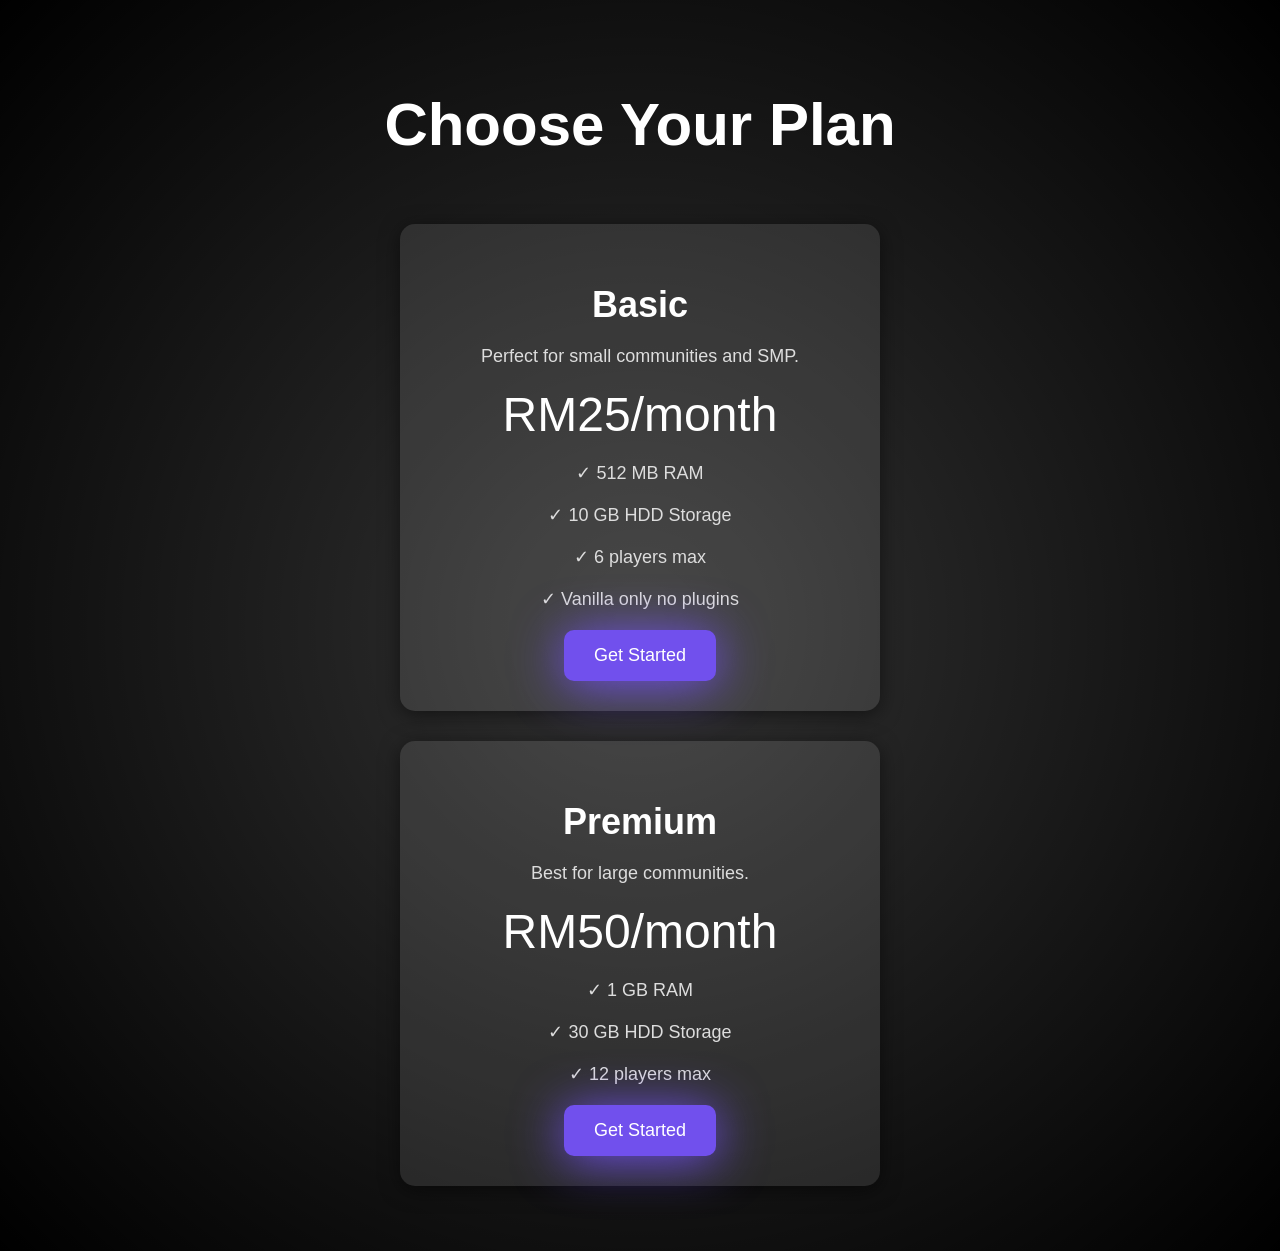
<file: pricings.html>
<!DOCTYPE html>
<html lang="en">
<head>
    <meta charset="UTF-8">
    <meta name="viewport" content="width=device-width, initial-scale=1.0">
    <title>MC Hosting - Pricing</title>
    <meta name="description" content="Compare our Minecraft server hosting plans - Basic and Premium. Choose the one that suits you best.">
    <style>
        body {
            font-family: Arial, sans-serif;
            background: radial-gradient(circle, rgba(0, 0, 0, 0.8), rgb(0, 0, 0));
            color: #fff;
            margin: 0;
            padding: 0;
        }
        .container {
            max-width: 900px;
            margin: 0 auto;
            padding: 50px 20px;
            text-align: center;
        }
        h1 {
            font-size: 60px;
            margin-bottom: 50px;
        }
        .pricing-table {
            display: flex;
            justify-content: space-around;
            flex-wrap: wrap;
        }
        .pricing-plan {
            background-color: rgba(255, 255, 255, 0.1);
            padding: 30px;
            border-radius: 15px;
            margin: 15px;
            width: calc(50% - 30px);
            box-shadow: 0 4px 20px rgba(0, 0, 0, 0.5);
            transition: transform 0.3s ease;
        }
        .pricing-plan:hover {
            transform: scale(1.05);
        }
        .pricing-plan h2 {
            font-size: 36px;
            margin-bottom: 20px;
        }
        .pricing-plan p {
            font-size: 18px;
            margin-bottom: 20px;
            color: #ddd;
        }
        .pricing-plan .price {
            font-size: 48px;
            margin-bottom: 20px;
        }
        .get-started-button {
            display: inline-block;
            background-color: #7150ed;
            color: #fff;
            padding: 15px 30px;
            font-size: 18px;
            border-radius: 10px;
            text-decoration: none;
            box-shadow: 0 4px 50px #7150ed;
            transition: background-color 0.2s, box-shadow 0.2s;
        }
        .get-started-button:hover {
            background-color: #957df1;
            box-shadow: 0 4px 100px #7150ed;
        }
    </style>
</head>
<body>
    <div class="container">
        <h1>Choose Your Plan</h1>
        <div class="pricing-table">
            <div class="pricing-plan">
                <h2>Basic</h2>
                <p>Perfect for small communities and SMP.</p>
                <div class="price">RM25/month</div>
                <p>✓ 512 MB RAM</p>
                <p>✓ 10 GB HDD Storage</p>
                <p>✓ 6 players max</p>
                <p>✓ Vanilla only no plugins</p>
                <a href="https://wa.me/60108020037" class="get-started-button">Get Started</a>
            </div>
            <div class="pricing-plan">
                <h2>Premium</h2>
                <p>Best for large communities.</p>
                <div class="price">RM50/month</div>
                <p>✓ 1 GB RAM</p>
                <p>✓ 30 GB HDD Storage</p>
                <p>✓ 12 players max</p>
                <a href="https://wa.me/60108020037" class="get-started-button">Get Started</a>
            </div>
        </div>
    </div>
</body>
</html>
</file>
